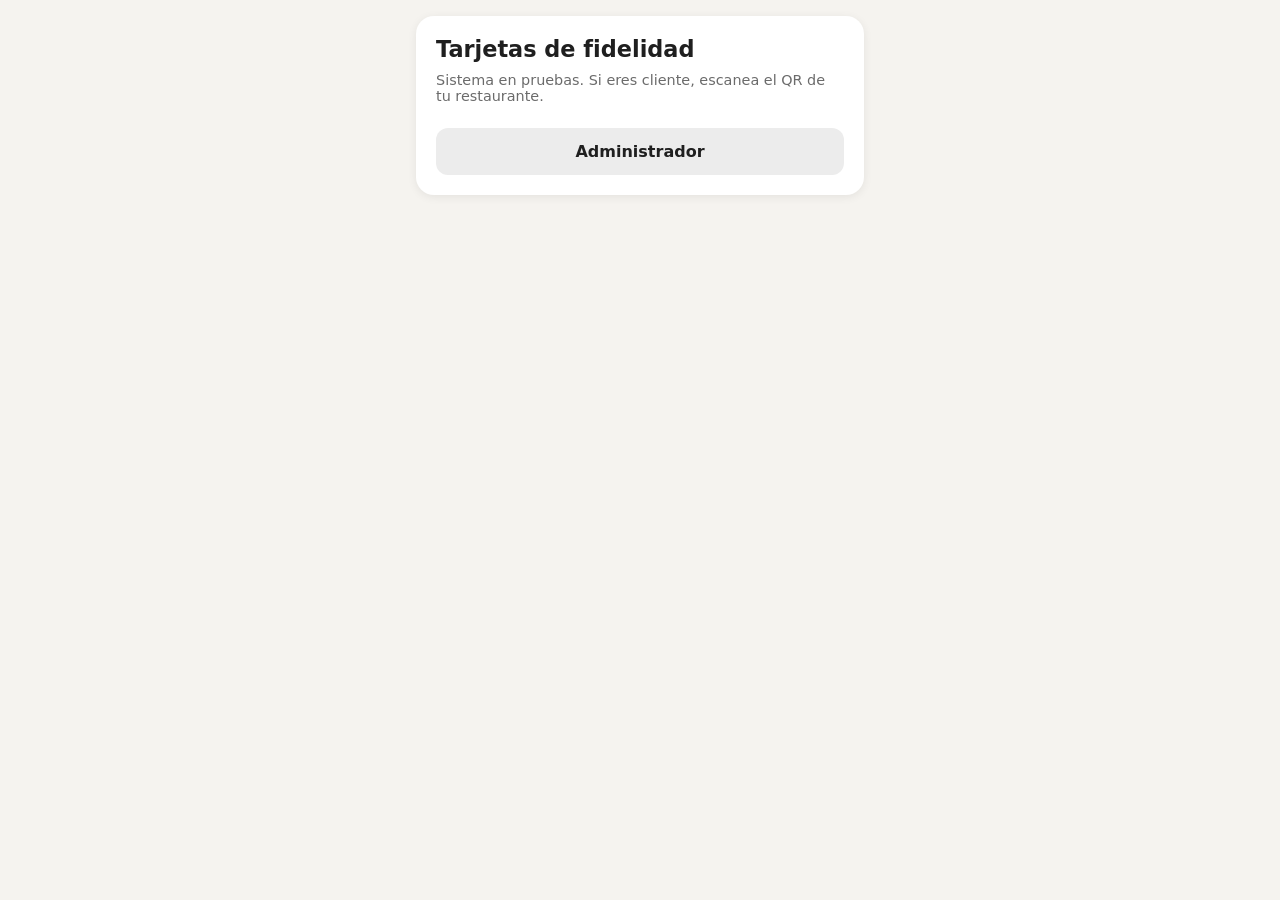
<file: index.html>
<!doctype html>
<html lang="es">
<head>
<meta charset="utf-8">
<meta name="viewport" content="width=device-width, initial-scale=1">
<meta name="robots" content="noindex">
<title>Tarjetas de fidelidad</title>
<link rel="stylesheet" href="style.css">
</head>
<body>
<div class="wrap">
  <div class="card">
    <h1>Tarjetas de fidelidad</h1>
    <p class="muted">Sistema en pruebas. Si eres cliente, escanea el QR de tu restaurante.</p>
    <a class="btn secondary" href="admin.html">Administrador</a>
  </div>
</div>
</body>
</html>
</file>
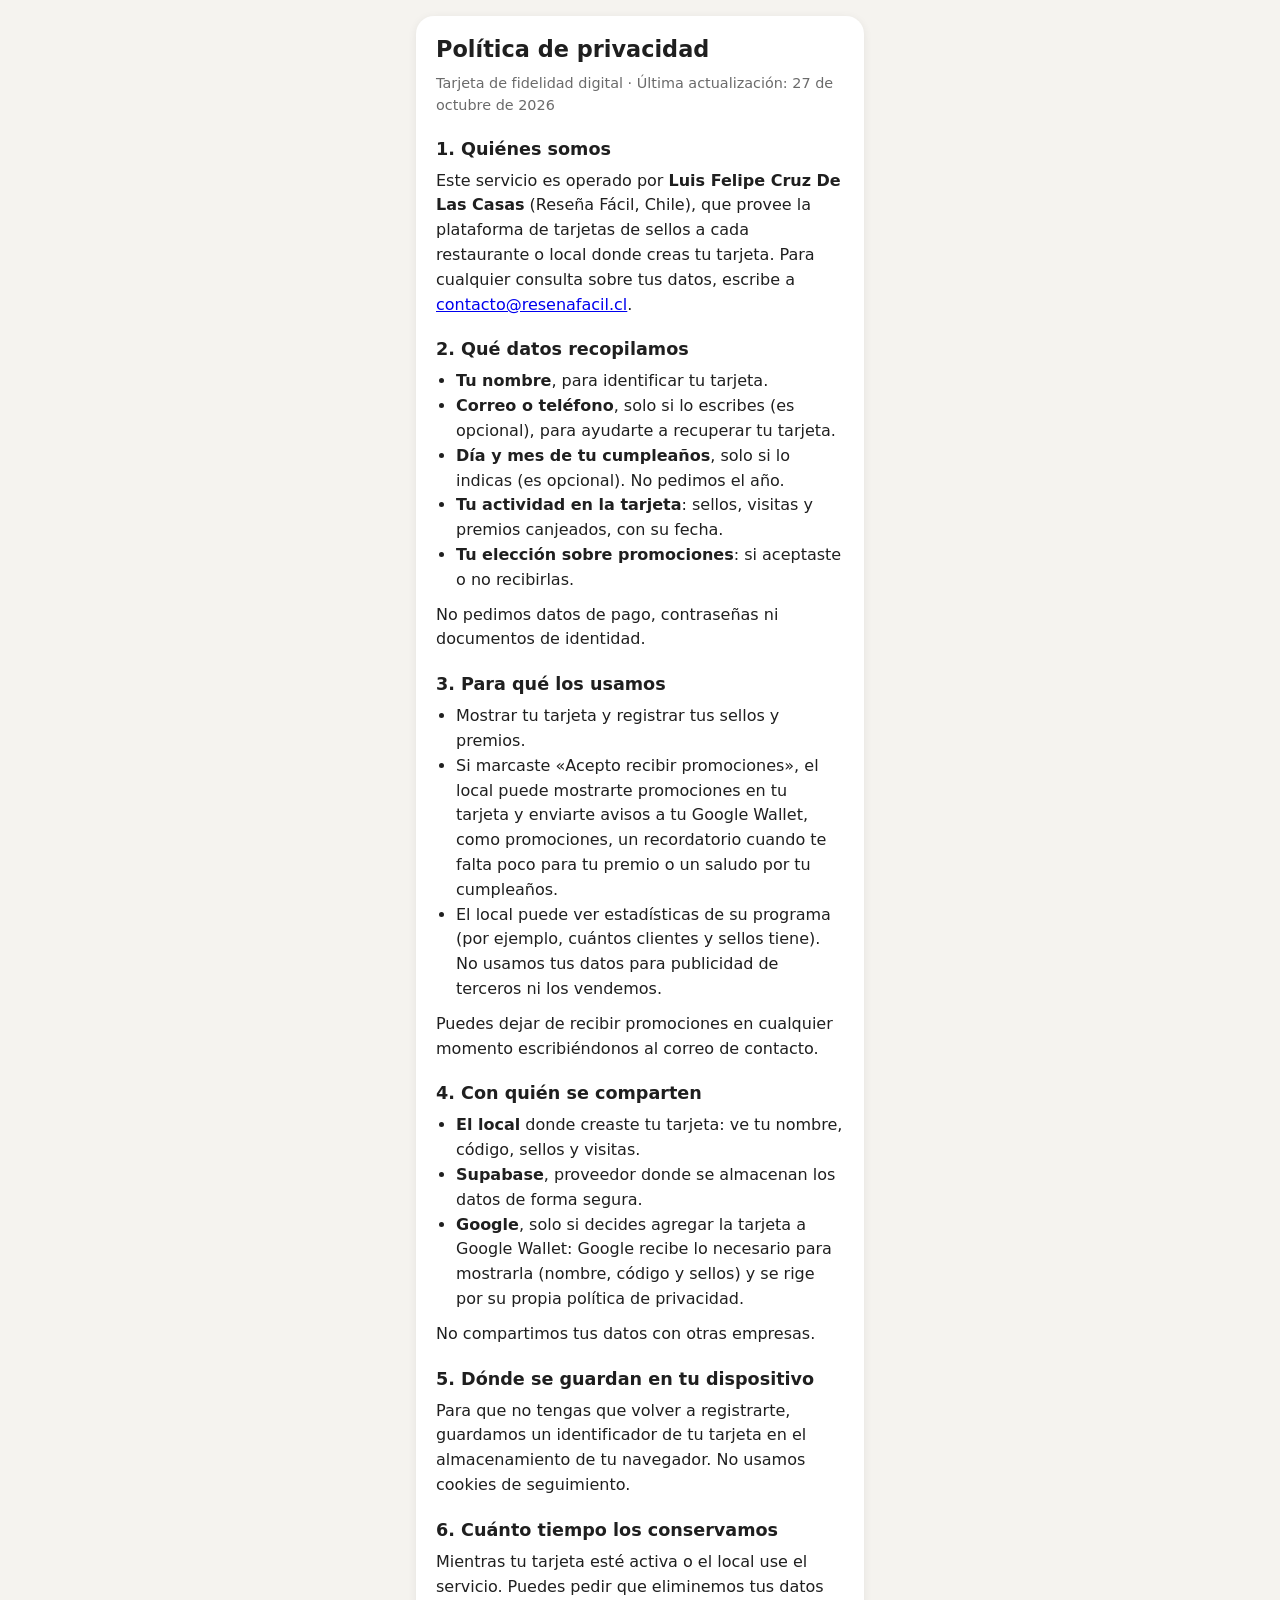
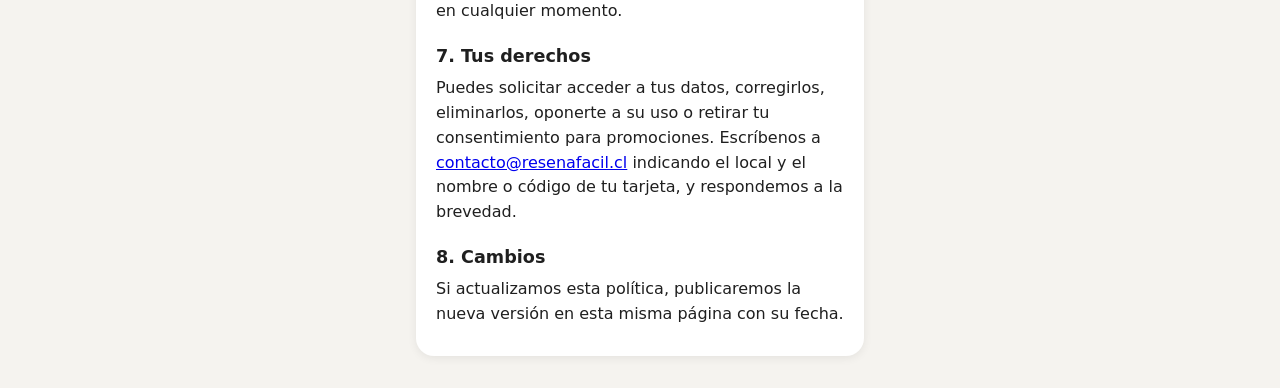
<file: privacidad.html>
<!doctype html>
<html lang="es">
<head>
<meta charset="utf-8">
<meta name="viewport" content="width=device-width, initial-scale=1">
<title>Política de privacidad</title>
<link rel="stylesheet" href="style.css">
<style>
  .doc h2 { margin-top: 22px; }
  .doc p, .doc li { line-height: 1.55; }
  .doc ul { padding-left: 20px; margin: 0 0 10px; }
</style>
</head>
<body>
<div class="wrap">
  <div class="card doc">
    <h1>Política de privacidad</h1>
    <p class="muted">Tarjeta de fidelidad digital · Última actualización: 27 de octubre de 2026</p>

    <h2>1. Quiénes somos</h2>
    <p>Este servicio es operado por <b>Luis Felipe Cruz De Las Casas</b> (Reseña Fácil, Chile), que provee la plataforma de tarjetas de sellos a cada restaurante o local donde creas tu tarjeta. Para cualquier consulta sobre tus datos, escribe a <a href="mailto:contacto@resenafacil.cl">contacto@resenafacil.cl</a>.</p>

    <h2>2. Qué datos recopilamos</h2>
    <ul>
      <li><b>Tu nombre</b>, para identificar tu tarjeta.</li>
      <li><b>Correo o teléfono</b>, solo si lo escribes (es opcional), para ayudarte a recuperar tu tarjeta.</li>
      <li><b>Día y mes de tu cumpleaños</b>, solo si lo indicas (es opcional). No pedimos el año.</li>
      <li><b>Tu actividad en la tarjeta</b>: sellos, visitas y premios canjeados, con su fecha.</li>
      <li><b>Tu elección sobre promociones</b>: si aceptaste o no recibirlas.</li>
    </ul>
    <p>No pedimos datos de pago, contraseñas ni documentos de identidad.</p>

    <h2>3. Para qué los usamos</h2>
    <ul>
      <li>Mostrar tu tarjeta y registrar tus sellos y premios.</li>
      <li>Si marcaste «Acepto recibir promociones», el local puede mostrarte promociones en tu tarjeta y enviarte avisos a tu Google Wallet, como promociones, un recordatorio cuando te falta poco para tu premio o un saludo por tu cumpleaños.</li>
      <li>El local puede ver estadísticas de su programa (por ejemplo, cuántos clientes y sellos tiene). No usamos tus datos para publicidad de terceros ni los vendemos.</li>
    </ul>
    <p>Puedes dejar de recibir promociones en cualquier momento escribiéndonos al correo de contacto.</p>

    <h2>4. Con quién se comparten</h2>
    <ul>
      <li><b>El local</b> donde creaste tu tarjeta: ve tu nombre, código, sellos y visitas.</li>
      <li><b>Supabase</b>, proveedor donde se almacenan los datos de forma segura.</li>
      <li><b>Google</b>, solo si decides agregar la tarjeta a Google Wallet: Google recibe lo necesario para mostrarla (nombre, código y sellos) y se rige por su propia política de privacidad.</li>
    </ul>
    <p>No compartimos tus datos con otras empresas.</p>

    <h2>5. Dónde se guardan en tu dispositivo</h2>
    <p>Para que no tengas que volver a registrarte, guardamos un identificador de tu tarjeta en el almacenamiento de tu navegador. No usamos cookies de seguimiento.</p>

    <h2>6. Cuánto tiempo los conservamos</h2>
    <p>Mientras tu tarjeta esté activa o el local use el servicio. Puedes pedir que eliminemos tus datos en cualquier momento.</p>

    <h2>7. Tus derechos</h2>
    <p>Puedes solicitar acceder a tus datos, corregirlos, eliminarlos, oponerte a su uso o retirar tu consentimiento para promociones. Escríbenos a <a href="mailto:contacto@resenafacil.cl">contacto@resenafacil.cl</a> indicando el local y el nombre o código de tu tarjeta, y respondemos a la brevedad.</p>

    <h2>8. Cambios</h2>
    <p>Si actualizamos esta política, publicaremos la nueva versión en esta misma página con su fecha.</p>
  </div>
</div>
</body>
</html>
</file>
<file: style.css>
* { box-sizing: border-box; }
:root {
  --brand: #e4572e; --brand2: #e4572e; --on-brand: #ffffff;
  --pagebg: #f5f3ef; --ink: #1f1f1f; --muted: #6b6b6b; --card: #ffffff; --line: #e6e2da;
  --radius: 18px; --stamp-radius: 50%;
  --font: system-ui, -apple-system, "Segoe UI", Roboto, sans-serif;
}
html { min-height: 100%; }
body { margin: 0; min-height: 100vh; font-family: var(--font); background: var(--pagebg); color: var(--ink); }
.wrap { max-width: 480px; margin: 0 auto; padding: 16px; }
.wrap.wide { max-width: 820px; }
.card { background: var(--card); color: var(--ink); border-radius: var(--radius); padding: 20px; box-shadow: 0 2px 10px rgba(0,0,0,.07); margin-bottom: 16px; }
h1, h2, h3 { margin: 0 0 10px; }
h1 { font-size: 1.4rem; }
h2 { font-size: 1.1rem; }
p { margin: 0 0 10px; }
.muted { color: var(--muted); font-size: .9rem; }
label { display: block; font-weight: 600; margin: 12px 0 4px; font-size: .9rem; }
input, select { width: 100%; padding: 12px; border: 1px solid var(--line); border-radius: 10px; font-size: 1rem; font-family: inherit; background: var(--card); color: var(--ink); }
input[type=checkbox] { width: auto; margin-right: 8px; }
input[type=color] { height: 46px; padding: 4px; }
.check { display: flex; align-items: flex-start; font-weight: 400; margin-top: 14px; }
button, .btn { display: inline-block; width: 100%; margin-top: 14px; padding: 14px; border: 0; border-radius: 12px; background: var(--brand); color: var(--on-brand); font-size: 1rem; font-family: inherit; font-weight: 700; cursor: pointer; text-align: center; text-decoration: none; }
button.secondary, .btn.secondary { background: #ececec; color: #1f1f1f; }
button.small { width: auto; padding: 8px 12px; margin: 0; font-size: .85rem; }
button:disabled { opacity: .5; }
.msg { margin-top: 12px; padding: 12px; border-radius: 10px; font-size: .95rem; }
.msg.err { background: #fde8e6; color: #9b1c12; }
.msg.ok { background: #e4f6e8; color: #1b6b2c; }
.hidden { display: none !important; }
.head { text-align: center; padding: 22px 16px; border-radius: var(--radius); background: var(--brand); color: var(--on-brand); border-bottom: 6px solid var(--brand2); margin-bottom: 16px; }
.head img { max-height: 56px; max-width: 160px; margin-bottom: 8px; background: #fff; border-radius: 10px; padding: 4px; }
.head h1 { margin: 0; }
.head .welcome { margin: 8px 0 0; font-size: .95rem; opacity: .95; }
.stamps { display: grid; grid-template-columns: repeat(4, 1fr); gap: 10px; margin: 16px 0; }
.stamp { aspect-ratio: 1; border-radius: var(--stamp-radius); border: 2px dashed var(--line); display: flex; align-items: center; justify-content: center; font-size: 1.5rem; color: var(--muted); }
.stamp.on { background: var(--brand); border: 2px solid var(--brand2); color: var(--on-brand); }
.stamp:not(.on) .ic { opacity: .25; filter: grayscale(1); }
.big { font-size: 1.15rem; font-weight: 700; text-align: center; }
.qr { display: flex; justify-content: center; margin: 14px 0 6px; }
.qr img, .qr canvas { max-width: 200px; }
.code { text-align: center; font-size: 1.6rem; font-weight: 800; letter-spacing: .15em; }
.ready { background: #fff4cf; color: #1f1f1f; border: 2px solid #f3c623; border-radius: 12px; padding: 12px; text-align: center; font-weight: 700; margin: 10px 0; }
.grid4 { display: grid; grid-template-columns: repeat(2, 1fr); gap: 10px; }
.stat { background: #faf8f4; border-radius: 12px; padding: 12px; text-align: center; }
.stat b { display: block; font-size: 1.6rem; }
table { width: 100%; border-collapse: collapse; font-size: .9rem; }
th, td { text-align: left; padding: 8px 6px; border-bottom: 1px solid var(--line); }
.row2 { display: grid; grid-template-columns: 1fr 1fr; gap: 10px; }
.actions { display: flex; gap: 6px; flex-wrap: wrap; margin-top: 8px; }
#reader { width: 100%; border-radius: 12px; overflow: hidden; }
.modal { position: fixed; inset: 0; background: rgba(0,0,0,.6); display: flex; align-items: center; justify-content: center; padding: 16px; z-index: 10; }
.modal .card { max-width: 340px; width: 100%; text-align: center; margin: 0; }

.wallet-btn { background: #000; color: #fff; border-radius: 999px; }
button.wallet-img { background: none; padding: 0; width: auto; display: block; margin: 14px auto 0; line-height: 0; }
button.wallet-img img { height: 48px; width: auto; display: block; }
.cb-balance { font-size: 2.8rem; font-weight: 800; color: var(--brand); margin: 2px 0 6px; line-height: 1.1; }
.promo { border-left: 6px solid var(--brand2); }
.promo b { font-size: 1.05rem; }

/* Editor de diseño (admin) */
.split { display: grid; grid-template-columns: 1fr; gap: 16px; }
.preview { border-radius: var(--radius); padding: 14px; background: var(--pagebg); color: var(--ink); font-family: var(--font); border: 1px solid #d9d4ca; }
.preview .card { margin-bottom: 0; }
.icons { display: flex; flex-wrap: wrap; gap: 6px; margin-top: 8px; }
.icons button { width: auto; margin: 0; padding: 6px 10px; font-size: 1.2rem; background: #ececec; color: #1f1f1f; }
.swatch { display: inline-block; width: 12px; height: 12px; border-radius: 50%; border: 1px solid rgba(0,0,0,.2); vertical-align: middle; margin-right: 3px; }

@media (min-width: 640px) { .stamps { grid-template-columns: repeat(5, 1fr); } }
@media (min-width: 700px) {
  .split { grid-template-columns: 1fr 1fr; }
  .sticky { position: sticky; top: 12px; align-self: start; }
}
</file>
